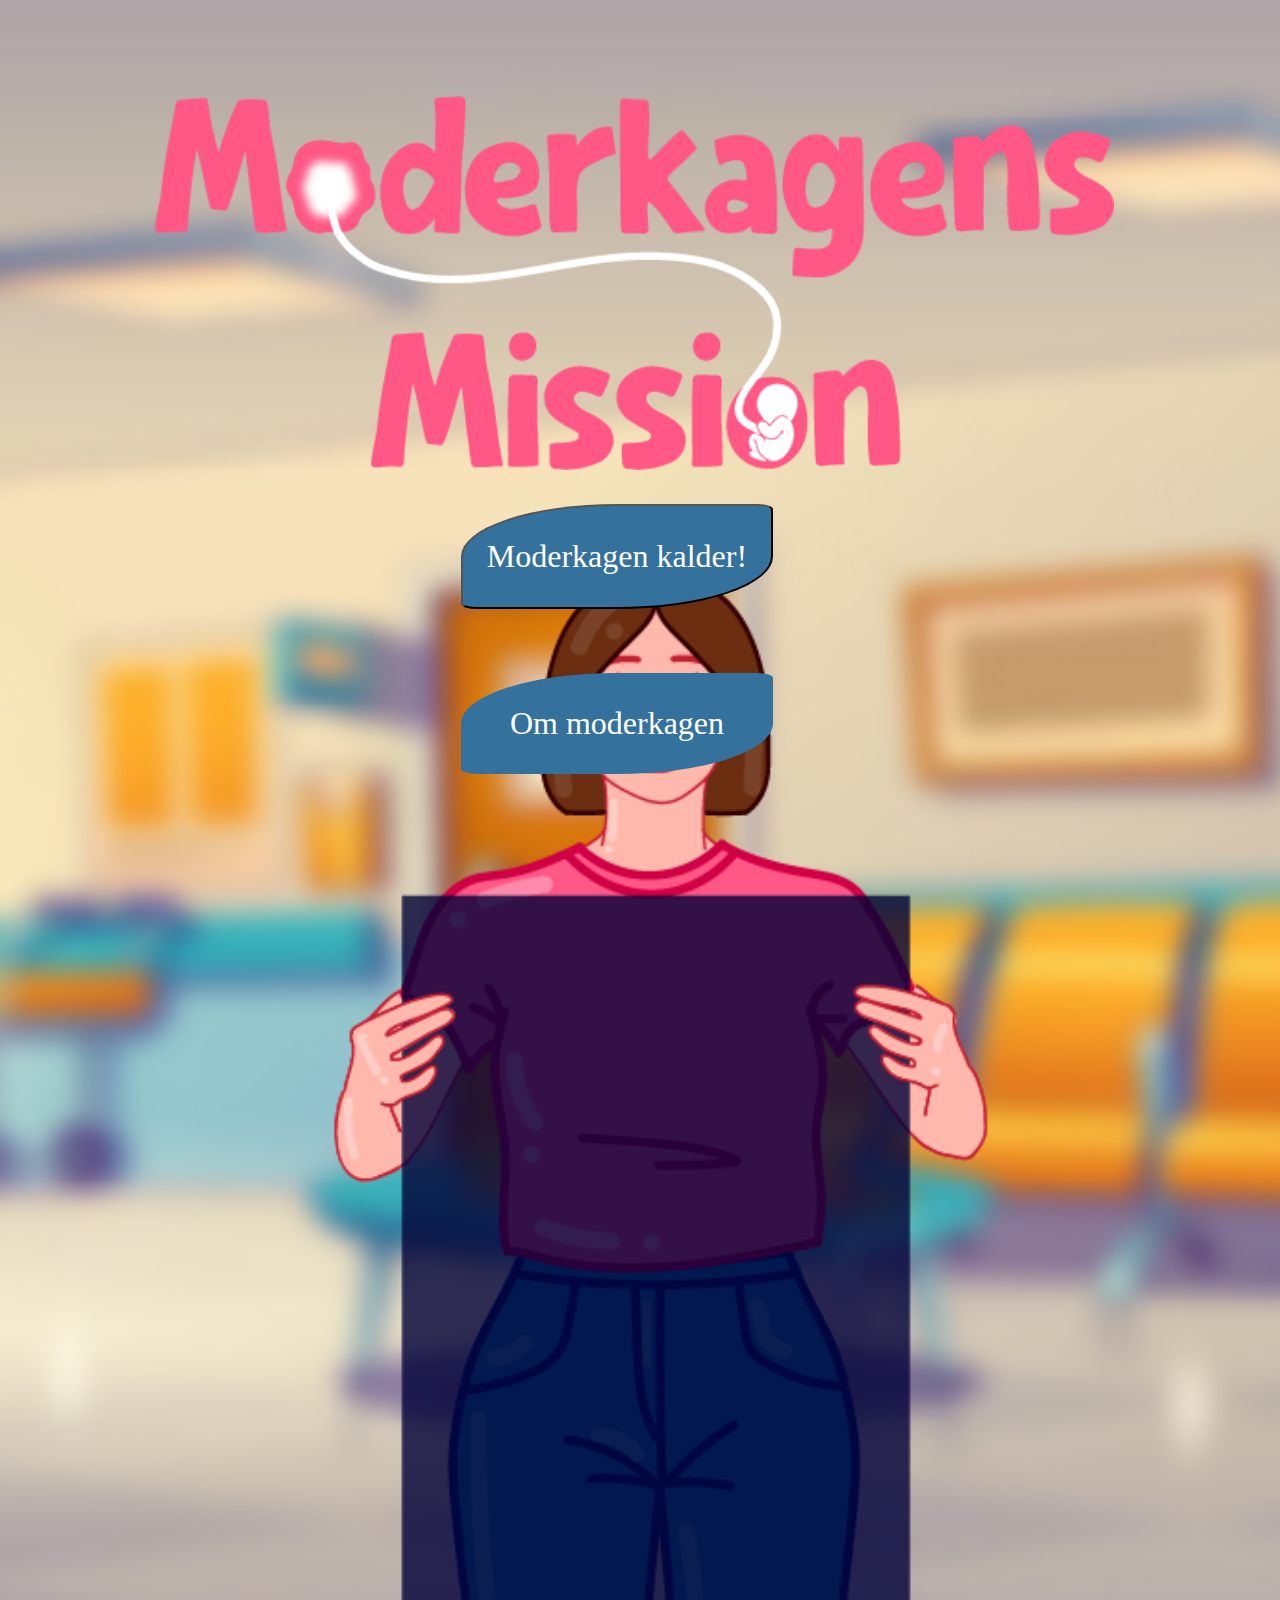
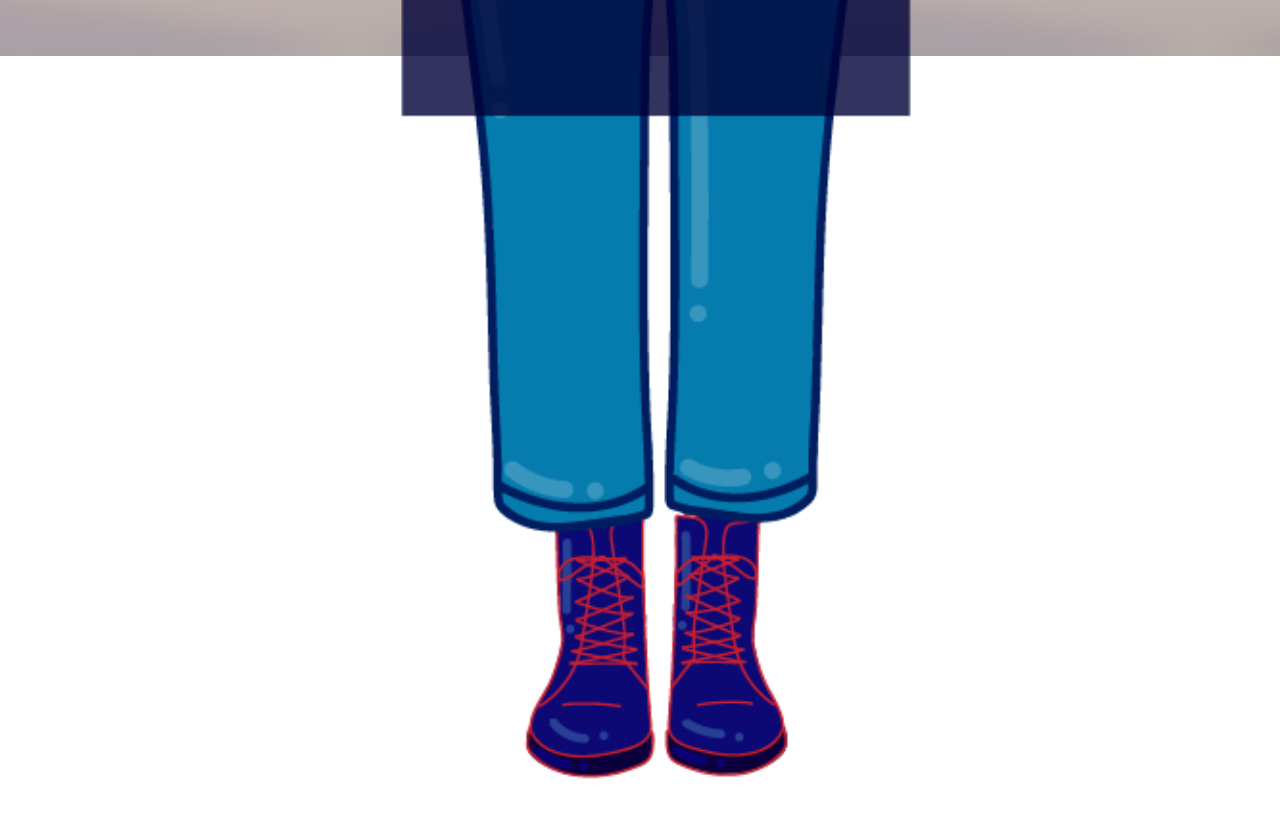
<file: index.html>
<!DOCTYPE html>
<html lang="da">
<head>
    <meta charset="UTF-8">
    <meta name="viewport" content="width=device-width, initial-scale=1.0">
    <title>start-screen</title>
    <link rel="stylesheet" href="css/styles.css">
    <link rel="stylesheet" href="css/forside.css">

</head>
<body>
    <section id="scanner-container">
      <video id="scanner-video" autoplay muted>
        <source src="media/video/fuld-kvinde.webm" type="video/webm">
      </video>
    </section>
    <article id="forside-ui">
    <header>
        <img src="media/img/logo/moderkagens-mission-logo-uden-back.png" alt="Moderkagens mission logo" class="logo">
    </header>
<main>
<figure>
    <img src="media/img/mother/kvinde-forside.png" alt="Mom standing with a scaner" class="mom">
</figure>
<section class="scanner-screen">
    <button class="front-btns" id="action-knap">Moderkagen kalder!</button>
    <a href="infographic.html" class="front-btns">Om moderkagen</a>
</section>
    </article>  

</main> 
<script src="js/scannerVideo.js"></script>
</body> 
</html>

<!-- Dette er en test -->
</file>
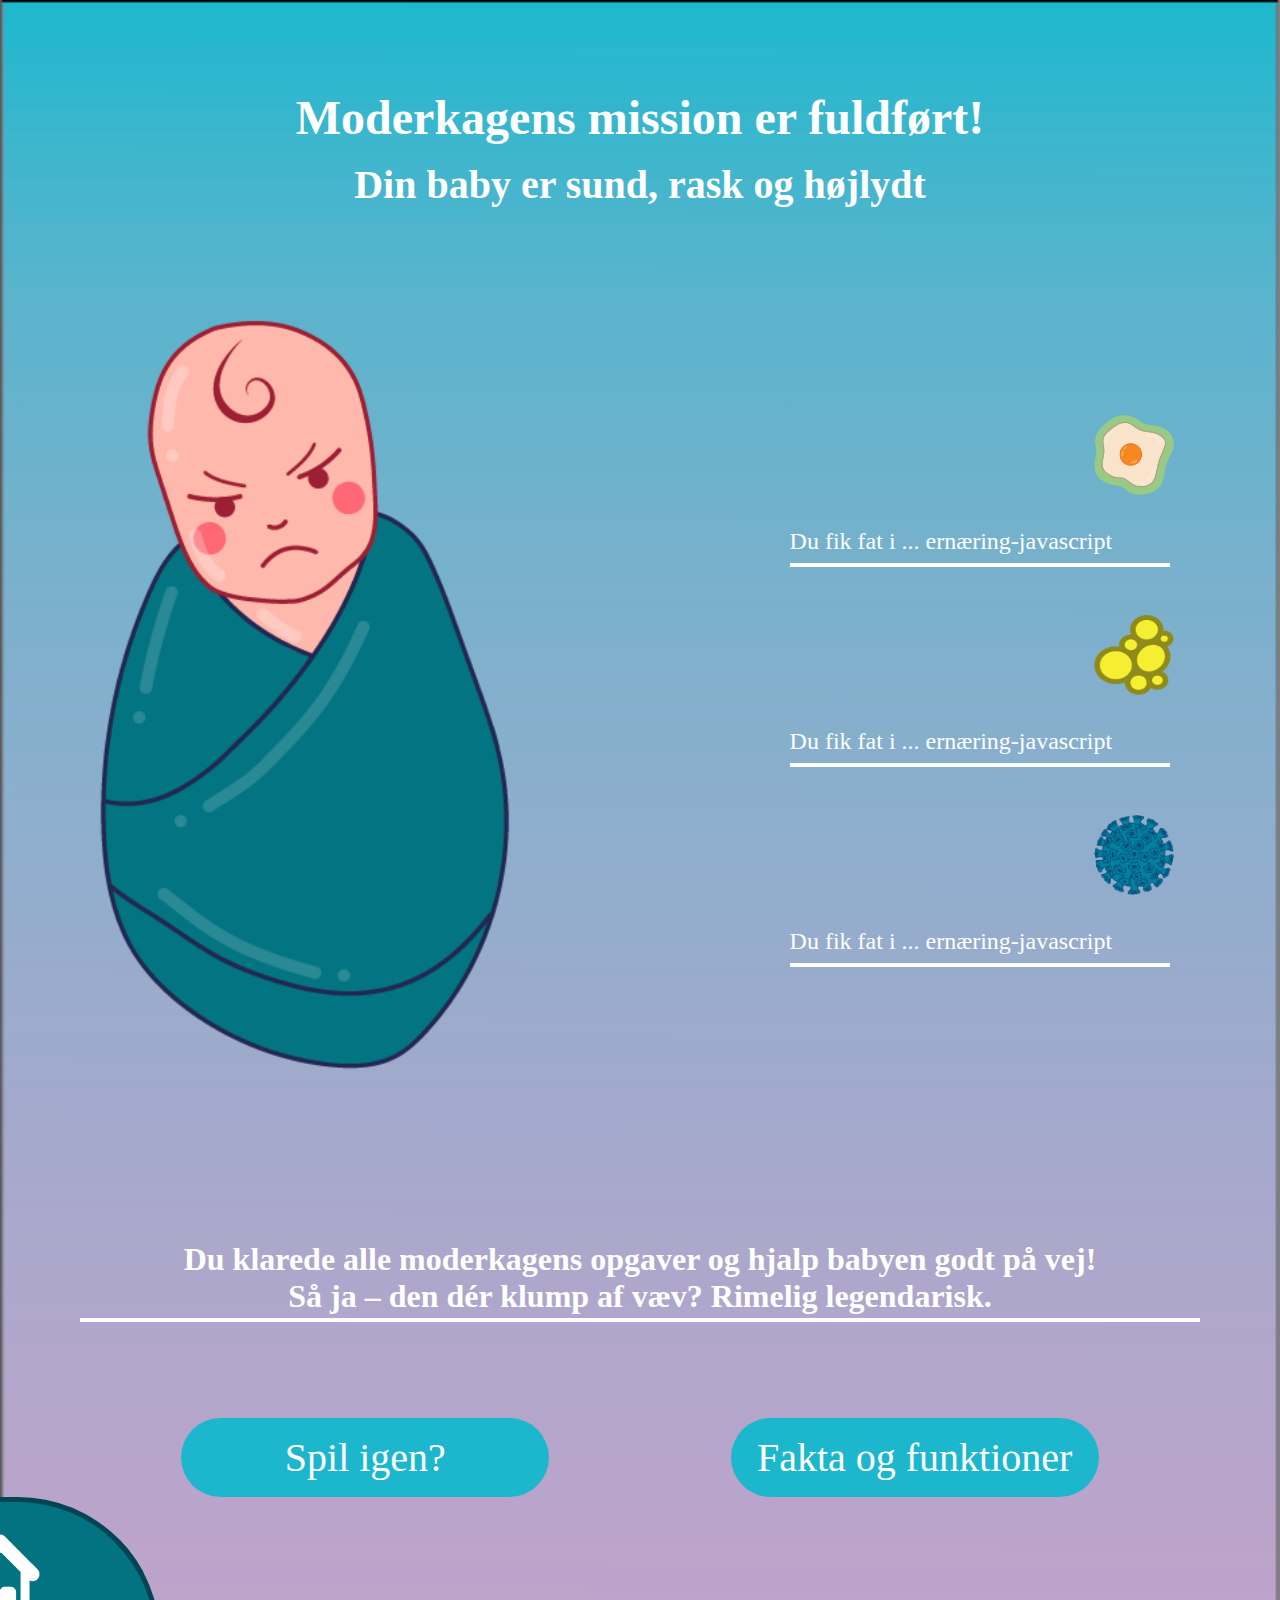
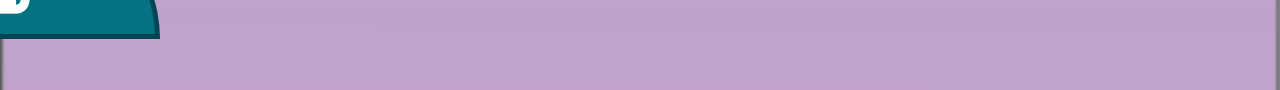
<file: game-end3.html>
<!DOCTYPE html>
<html lang="da">
<head>
    <meta charset="UTF-8">
    <meta name="viewport" content="width=device-width, initial-scale=1.0">
    <title>game-end-bad</title>
    <link rel="stylesheet" href="css/styles.css">
    <link rel="stylesheet" href="css/game-endings.css">
</head>
<body>
    
    <main>   
   
        <div class="background"></div>
        <section class="overskrifter">
            <h1 class="h1">Moderkagens mission er fuldført!</h1>
            <h2 class="konsekvenser">Din baby er sund, rask og højlydt</h2>
        </section>
        

        <article class="baby-scores">

            <section class="baby-face">
                <img src="media/img/baby/baby-angry.png" alt="Glad baby" >
            </section>
            
            <section class="scores">
                <aside class="ernaering resultater">
                    <img src="media/img/knapper/progress-template.png" alt="Progrssions-doughnut" class="prog-doughnuts">
                    <div class="ikon-tekst">
                        <img src="media/img/food-items/fried-egg.png" alt="spejlæg">
                        <p>Du fik fat i ... ernæring-javascript</p>
                        
                    </div>
                </aside>

                <aside class="affaldsstoffer resultater">
                    <img src="media/img/knapper/progress-template.png" alt="Progrssions-doughnut" class="prog-doughnuts">
                    <div class="ikon-tekst">
                        <img src="media/img/affaldsstoffer/waste-yellow.png" alt="pink-affaldsstof">
                        <p>Du fik fat i ... ernæring-javascript</p>
                        
                    </div>
                </aside>
                <aside class="infektion resultater">
                    <img src="media/img/knapper/progress-template.png" alt="Progrssions-doughnut" class="prog-doughnuts">
                    <div class="ikon-tekst">
                        <img src="media/img/virus/papiloma.png" alt="papiloma">
                        <p>Du fik fat i ... ernæring-javascript</p>
                        
                    </div>
                </aside>
    
            </section>
        </article>
     
        <h3>Du klarede alle moderkagens opgaver og hjalp babyen godt på vej! </h3>
        <h3 class="bundtekst"> Så ja – den dér klump af væv? Rimelig legendarisk.</h3>

        <div class="btn-box">
            <a href="game1-food.html" class="btn">Spil igen?</a>
            <a href="infographic.html" class="btn">Fakta og funktioner</a> 
        </div>
        

        <div class="blue-cornors">
            <div class="home-btn">
                <a href="index.html" >
                    <img src="media/img/icons/back-to-home-white.png" alt="Back-2-Home" class="home">
                </a>
            </div>
        </div>   
        
    </main>
    
</body>
</html>
</file>
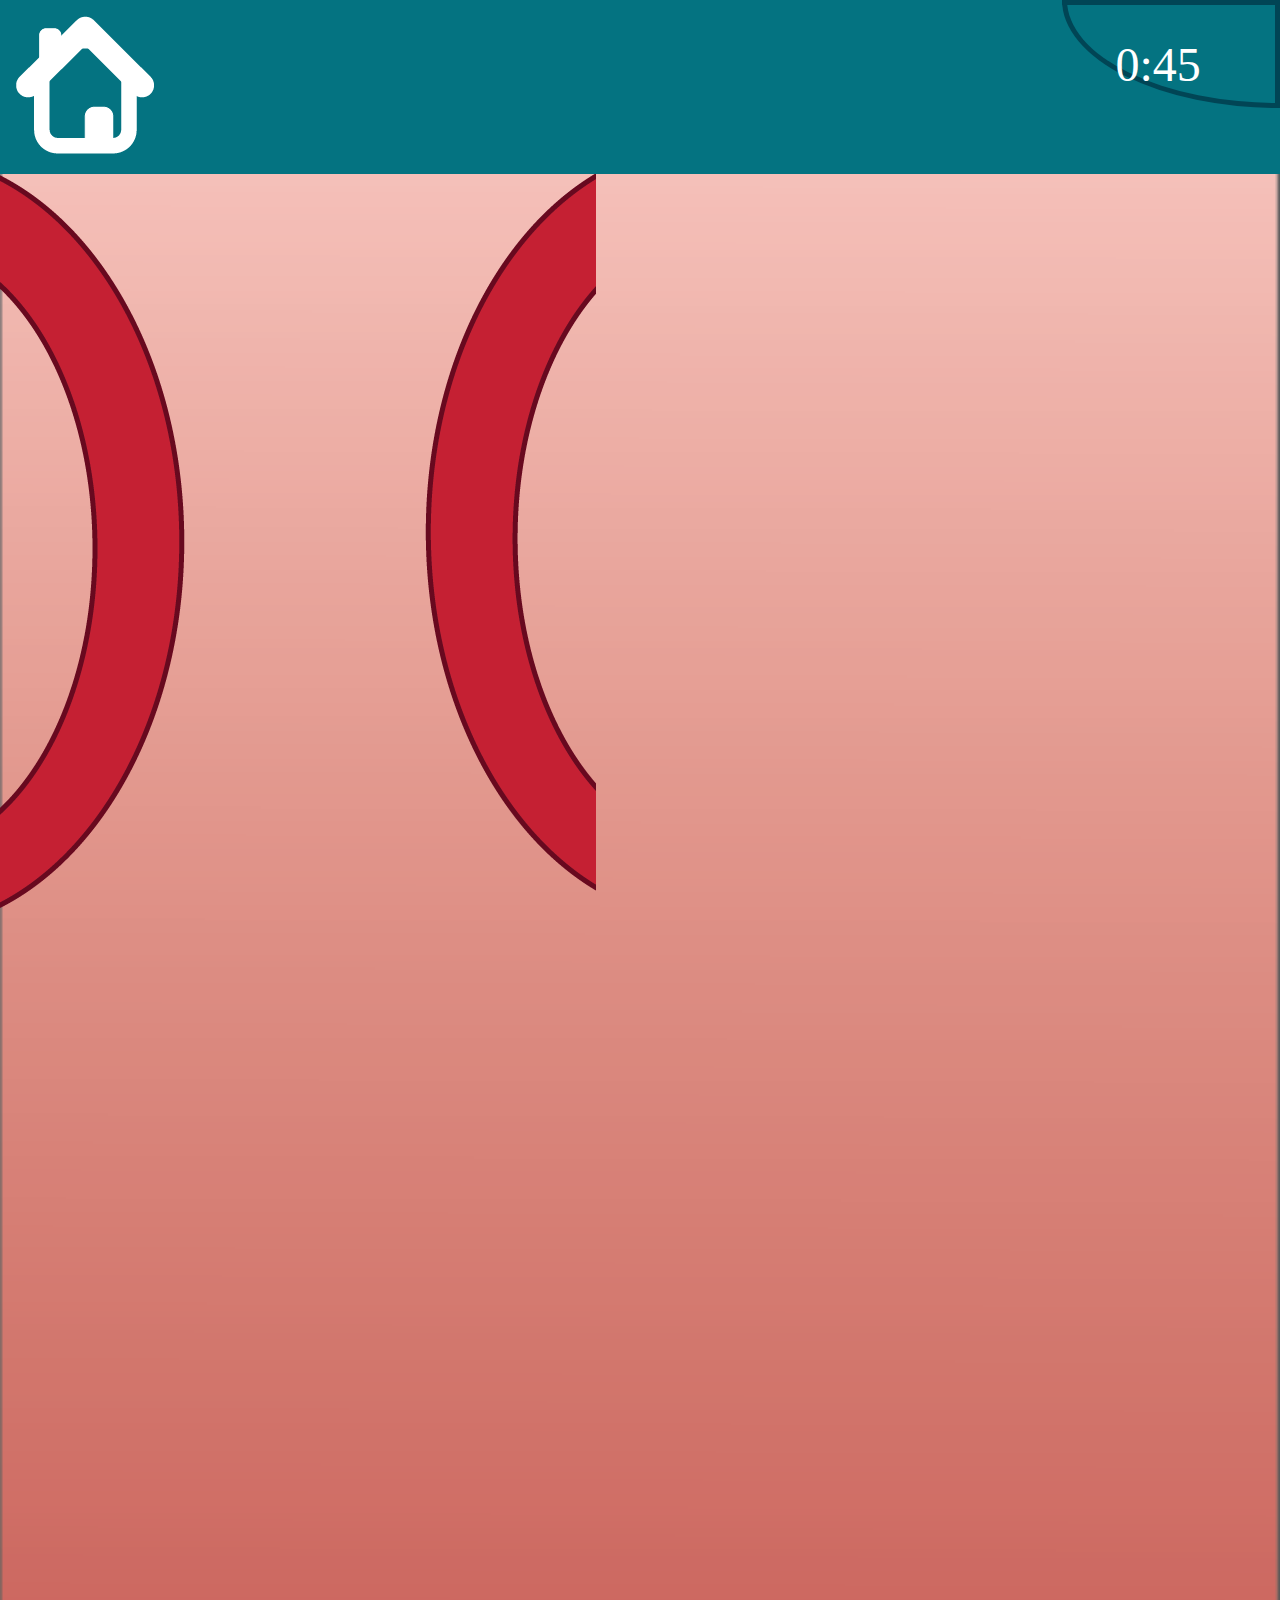
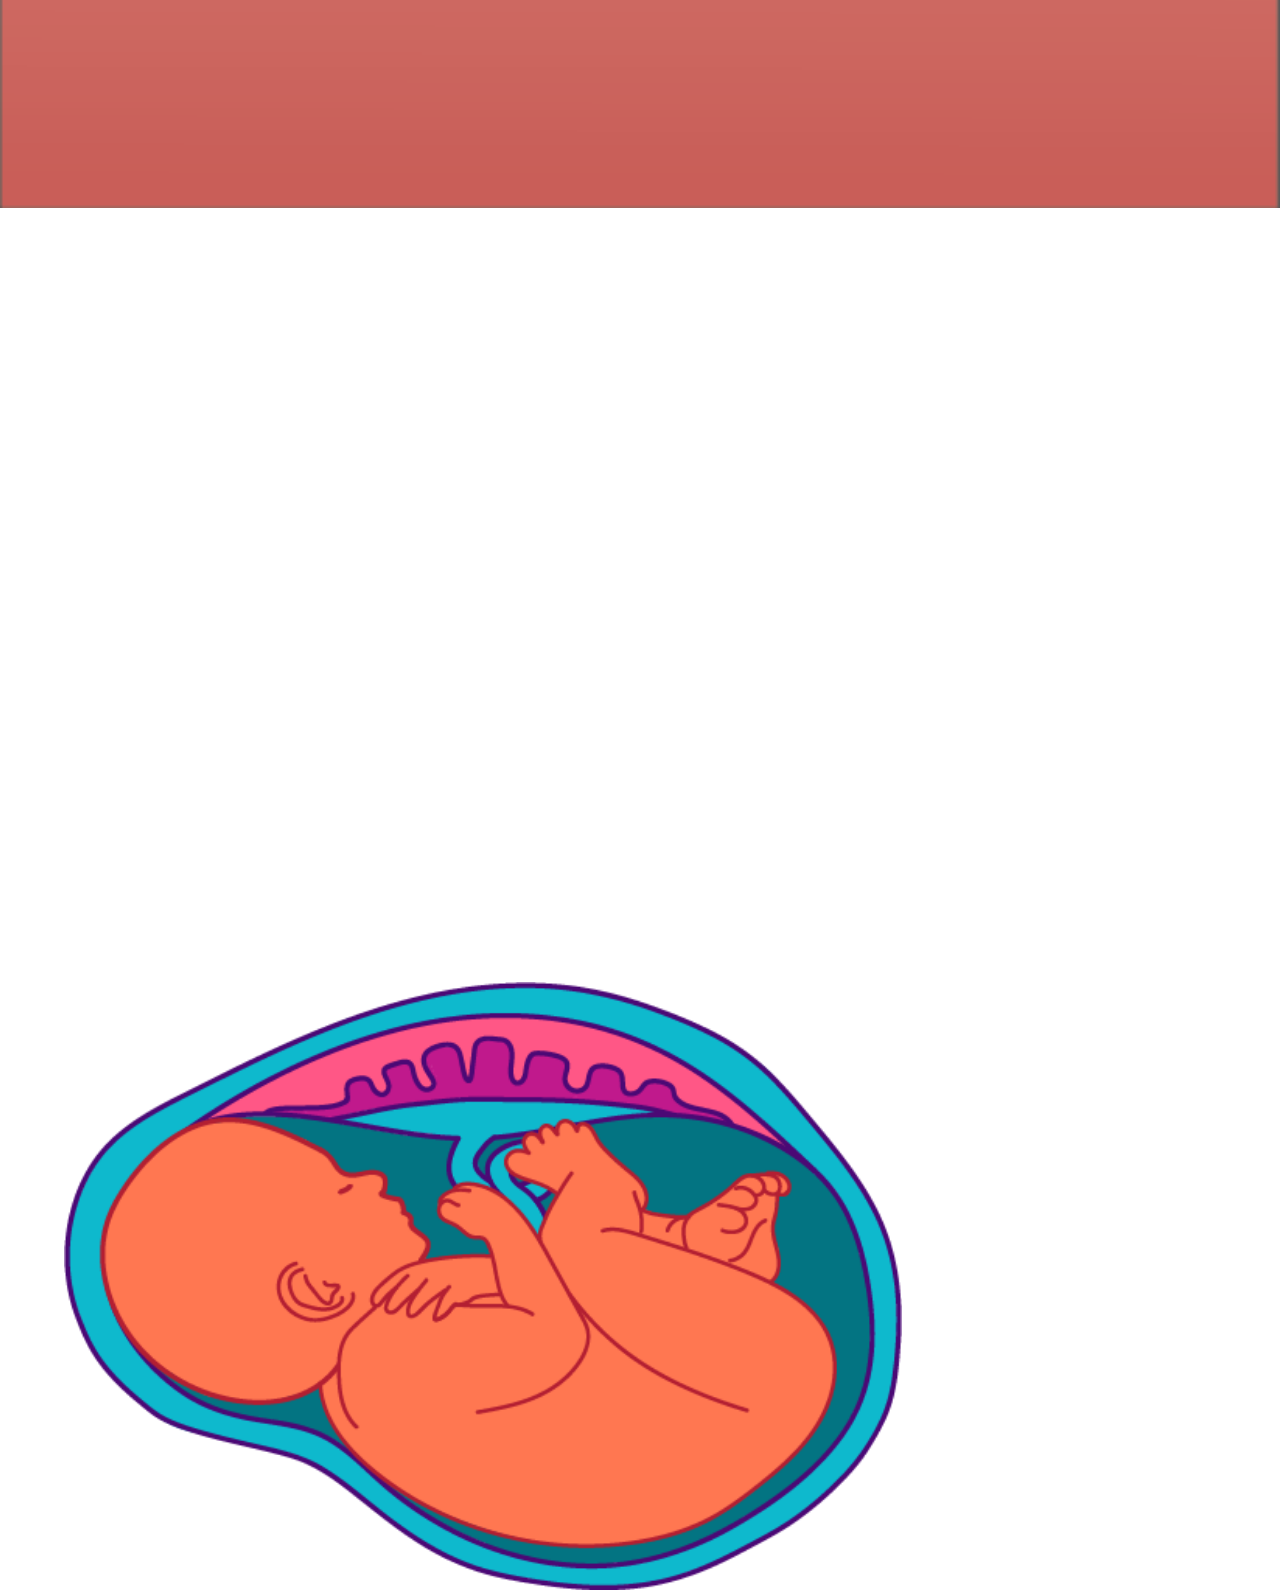
<file: game1-food.html>
<!DOCTYPE html>
<html lang="da">
  <head>
    <meta charset="UTF-8" />
    <meta name="viewport" content="width=device-width, initial-scale=1.0" />
    <title>game-food</title>
    <link rel="stylesheet" href="css/styles.css" />
    <link rel="stylesheet" href="css/in-game.css" />
    <link rel="stylesheet" href="css/game1.css">
  </head>
  <body>
    <!-- <section id="video-container">
      <video id="intro-video" autoplay muted>
        <source src="media/video/Comp 1_2.mp4" type="video/mp4">
      </video>
    </section>  -->
    
    <main id="main-content">
      
      <div class="blue-cornors">
        <div class="home-btn"> 
          <a href="index.html">
            <img
              src="media/img/icons/back-to-home-white.png"
              alt="Back-2-Home"
              class="home"
            />
          </a>
        </div>
        <div class="timer-cornor">
          <p class="timer">0:45</p>
        </div>
      </div> 

      <section class="blodbane-left">
        <!-- Madikoner tilføjes dynamisk med JS -->
      </section>

      <figure>
        <img
          src="media/img/backgrunds/blod-baner-01.png"
          alt="blod-baner"
          class="blod-baner"
        />
      </figure>

      <path id="blodstik" fill="none" stroke="none"
  d="M 40 -50
     C 60 150, 80 300, 100 450
     S 130 800, 160 3000" />

      <!-- <div class="pop-up">
        <div class="pop-up-content">
          <h1>Giv babyen næring - tryk på maden</h1>
          <p>Du er moderkagen – og lige nu har fosteret brug for din hjælp!</p>
          <p>Hold øje med, hvad der kommer igennem venstre blodåre.</p>
          <p>-noget mad er bedre end andet-</p>
          <p class="close">Det er forstået!</p>
        </div>
      </div> -->

      <figure>
        <img
          src="media/img/baby/baby-in-womb-small.png"
          alt="baby in womb"
          class="baby-game"
        />
      </figure>
    </main>
    <script src="js/intro-video.js"></script>
    <script src="js/food-movement.js"></script>
    <!-- <script src="js/timer.js"></script> -->
  </body> 
</html>
</file>
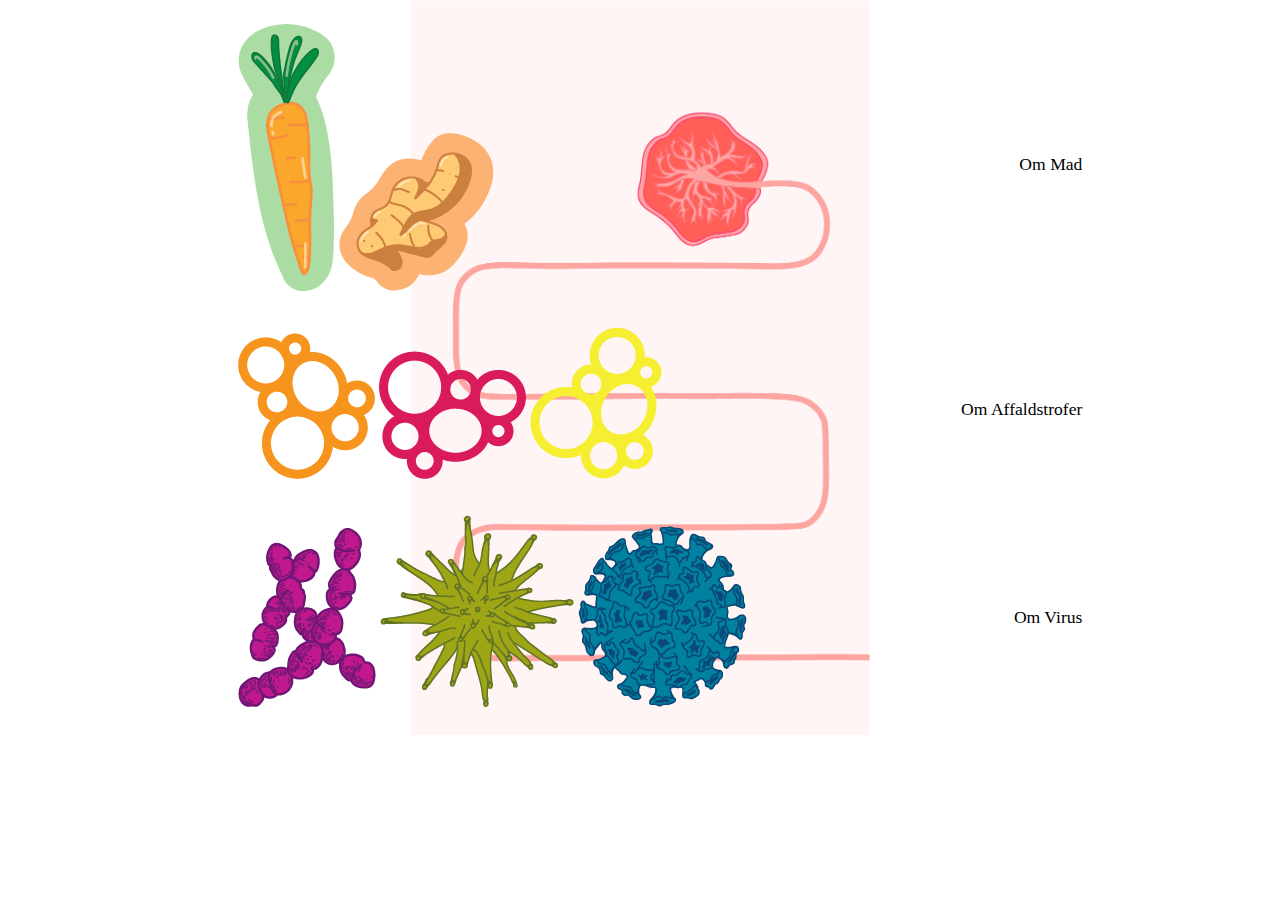
<file: infographic.html>
<!DOCTYPE html>
<html lang="da">
<head>
    <meta charset="UTF-8">
    <meta name="viewport" content="width=device-width, initial-scale=1.0">
    <title>Infographic</title>
    <link rel="stylesheet" href="css/infographic.css">
</head>
<body>
    <header>
        <a href="index.html" class="home-btn">
            <img src="media/img/icons/back-to-home-white.png" alt="Back-2-Home">
        </a>
    </header>
    <main>
        
        <!-- <figure>
            <img src="" alt="moderkage">
        </figure> -->
        <section class="infograph-topics">
            <figure>
                <img src="media/img/food-items/carrot.png" alt="carrot">
                <img src="media/img/food-items/ginger.png" alt="ginger">
            </figure>
            <p>Om Mad</p>
        </section>
        
        <section class="infograph-topics">
            <figure>
                <img src="media/img/affaldsstoffer/affaldstoffer-orange.png" alt="affaldstoffer orange">
                <img src="media/img/affaldsstoffer/affaldstoffer-pink.png" alt="affaldstoffer pink">
                <img src="media/img/affaldsstoffer/affaldstoffer-yellow.png" alt="affaldstoffer yellow">
            </figure>
            <p>Om Affaldstrofer</p>
        </section>

        <section class="infograph-topics">
            <figure>
                <img src="media/img/virus/estreptococo.png" alt="estreptococo">
                <img src="media/img/virus/herpes.png" alt="herpes">
                <img src="media/img/virus/papiloma.png" alt="papiloma">
            </figure>
            <p>Om Virus</p>
        </section>
    </main>
</body>
</html>
</file>
<file: css/styles.css>
* {
    margin: 0;
    padding: 0;
    box-sizing: border-box;
}

.home-btn {
    padding: 1rem;
    background-color: #047381;
    border-color: #014555;
    border-width: 3rem;
    
}
</file>
<file: css/forside.css>
body {
  background-image: url(../media/img/backgrunds/blurry-background-01.jpg);
  background-repeat: no-repeat;
  background-size: cover;
  height: 100vh;
  width: 100vw;
}

.logo {
  margin-left: 12%;
  margin-right: auto;
  margin-top: 6rem;

  width: 75%;
  height: auto;
}

.mom {
  margin: 3% 21%;

  position: absolute;
  display: inline-block;

  width: 60%;
  height: auto;
}

.scanner-screen {
  display: flex;
  flex-direction: column;
  row-gap: 4rem;

  position: absolute;
  z-index: 10;
  top: 56%;
  left: 36%;
}

.front-btns {
  background-color: #34719d;
  padding: 2rem 1.5rem;

  border-radius: 50% 5%;
  text-align: center;
}

a, button {
  font-family: 'SourceCodeVariable'; /* Give your font a name */
  
  font-weight: normal;
  font-style: normal;
  text-decoration: none;
  color: white;
  font-size: 2rem;
}



#scanner-container {
      position: fixed;
      top: 0; left: 0;
      width: 100vw;
      height: 100vh;
      background: black;
      display: none;
      justify-content: center;
      align-items: center;
      z-index: 10;
    }

    #scanner-container video {
      width: 100%;
      height: 100%;
      object-fit: cover;
    }
</file>
<file: css/game-endings.css>
body {
    background-image:url(../media/img/backgrunds/background-end-game.png);
    background-repeat: no-repeat;
    background-size: cover;
    color: #fff;
    min-height:1600px;
}

.overskrifter{
    margin: 10vh 0 5vh 0;
    display: flex;
    flex-direction: column;
    align-items: center;
}

h1 {
    font-size: 3rem;
    margin-bottom: 1rem;
}

h2 {
    font-size: 2.5rem;
    margin-bottom: 5%;
}

p {
    font-size: 1.5rem;
}

.home {
    height: 5em; 
    width: auto;
    margin: 1rem 0 0 0;
 }

 .home-btn {
    width: 25%;
    height: 8%;
    background-color: #047381;
    border: 5px solid #014555;
    border-radius: 300PX 300PX 0 0 ;
    /* box-shadow: 10px 10px 5px #rgba(0, 0, 0, 0.6); */
    bottom: 0;
    left: 50%;
    transform: translateX(-50%);

    display: flex;
    justify-content: center;
    align-items: center;
}
 
 .blue-cornors {
     display: flex;
     justify-content: space-between;
 }

.baby-scores{
    display: flex;
    margin-bottom: 10rem; 
    justify-content: space-around;
    align-items: center;
}

.baby-face {
width: 33vw;
/* height: auto;
object-fit: none; */
}

.baby-face img {    
    /* padding-left: 20%; */
    width: 100%;
    height: auto;
    margin-left: 2rem;
}

.scores{
    display: flex;
    flex-direction: column;
    row-gap: 1rem;
}
/* .resultater img{
    width: 20%;
} */

.prog-doughnuts{
    opacity: 0;
border-right: solid #fff 0.3em;
margin-right: 1rem; 
height: 10rem;
width: auto;
}

.resultater{
    display: flex;
    flex-direction: row;
    padding-bottom: 1.5rem;
    width: 35rem; 
    margin-right: 3rem;
}

.ikon-tekst{
    border-bottom: solid #fff 0.3rem;
    display: flex;
    flex-direction: column;
    row-gap: 1rem ;
    justify-content: space-between;
    padding-bottom: 0.5rem;
    width: 30rem;
}

.ikon-tekst img{
   position: relative;
    left: 80%;
    height: 5rem;
    width: 5rem;
    margin-top: 0.5rem;
}

.bundtekst{
    text-align: center;
    margin: 0 5rem 3rem 5rem;
    border-bottom: solid #fff 0.3rem;
    padding-bottom: 3px;
    margin-bottom: 6rem;
}


h3 {
    text-align: center;
    font-size: 2rem;
}
   

.videre-knap{
    position: relative;
    left: 80%;
}

.videre-knap img{
    width: 10%;
    margin-bottom: 2rem;
}

.btn-box {
    display: flex;
    flex-direction: row;
    justify-content: space-evenly;
}

.btn {
    text-decoration: none;
    color: white;
    font-size: 2.5rem;
    background-color: #1cb7cd;
    width: 23rem;
    padding: 1rem;
    text-align: center;
    border-radius: 50px;
}

/* figure{
    position: fixed;
    left: 50%;
    display: flex;
    flex-direction: column;


} */




.progress-container {
    position: fixed;
  display: flex;
  flex-direction: column;
  gap: 4.75rem;
  justify-content: center;
  align-items: center;
  margin-top: 2rem;
  left: 38%;
    top: 24%;
}

.circle-progress {
  width: 8rem;
  height: 8rem;
  text-align: center;
  font-family: sans-serif;
}

svg {
  width: 100%;
  height: 100%;
  
}

.bg {
  fill: none;
  stroke: #eee;
  stroke-width: 3;
}

.progress {
  fill: none;
  stroke: #dd7ac8; /* grøn – skift for "bad"/"waste" */
  stroke-width: 3;
  stroke-dasharray: 100; /*før 0, 100*/
  stroke-dashoffset: 100; /*før 25*/
  stroke-linecap: round;
  transition: stroke-dasharray 0.5s ease;
}

.percentage {
  fill: #ffffff;
  font-size: 0.5rem;
  text-anchor: middle;
  dominant-baseline: middle;
}
</file>
<file: css/in-game.css>
body {
    background-image:url(../media/img/backgrunds/baggrund-spil-01.png);
    background-repeat: no-repeat;
    background-size: cover;
    max-height: 100vh;
    max-width: 100vw;
}

.timer-cornor {
    width: 17%;
    height: 12%;
    background-color: #047381;
    border: 5px solid #014555;
    border-radius: 0 0 0 150% ;
    /* box-shadow: 10px 10px 5px #rgba(0, 0, 0, 0.6); */

    position: absolute;
    z-index: 1110;
    top: 0;
    right: 0;  
}
 
.timer {
    height: 2.36em; 
    width: auto;
    margin: 2rem 3rem; 
    
    color: white;
    font-size: 3rem;
}

.baby-game {
    margin-left: 5%;
    margin-right: auto;
    margin-top: 122%;
    height: 38rem;
    width: auto;
}

.video-container {
            position: fixed;
            top: 0;
            left: 0;
            width: 100%;
            height: 100%;
            z-index: 999;
            background-color: #000;
            display: flex;
            justify-content: center;
            align-items: center;
        }
        
        .video {
            width: 100%;
            height: 100%;
            object-fit: cover; /* This ensures the video covers the entire viewport */
        }
        
        .main-content {
            display: none; /* Hidden initially, will be shown after video ends */
        }
</file>
<file: css/game1.css>
/* Stage 1 spil interaktive del   */
  .blodbane-left {
    position: absolute;
    top: 0;
    left: 50px;
    width: 120px; /* juster så det passer over blodbanen */
    height: 100%;
    overflow: hidden;
    pointer-events: none; /* så den ikke blokerer klik på resten af siden */
  }

  .food-icon {
    position: absolute;
    width: 150px;
    pointer-events: auto; /* så de kan klikkes på */
    animation: curveDown 3s linear forwards;
    z-index: 1000;
    
  }

  @keyframes curveDown {
    0% {
      transform: translate(0px, -50px);
      opacity: 1;
    }
    25% {
      transform: translate(10px, 150px);
    }
    50% {
      transform: translate(25px, 300px);
    }
    75% {
      transform: translate(40px, 450px);
    }
    100% {
      transform: translate(55px, 650px);
      opacity: 1;
    }
  }
</file>
<file: css/infographic.css>
body {
  background-image: url(../media/img/backgrunds/background-placenta.png);
  background-repeat: no-repeat;
  background-size: contain;
  background-position: center top;
  top: 0;
}

p {
  font-size: 1.1rem;
  margin-bottom: 0.5rem;
}

.spil-btn {
  font-size: 2.5rem;
  background-color: #fda5a1;
  border: 5px solid #ff737d;
  width: 13rem;
  padding: 1rem;
  text-align: center;
  border-radius: 50px;

  position: absolute;
  right: 3rem;
  bottom: 7rem;
}

.home-btn {
  position: absolute;
  z-index: 10;
  top: 0;
}

.infographic-content {
  display: flex;
  flex-direction: column;
  
}

.infograph-topics {
  display: flex;
  justify-content: space-between;
  align-items: center;
  padding-left: 15%;
  padding-right: 15%;
  column-gap: 100px;
}

.moderkage {
  max-width: 70%;
  margin-top: 30%;
}

.food {
  margin-top: 8%;
}

.waste {
  margin-top: 4%;
}

.virus {
  margin-top: 3%;
}

.img-food,
.img-waste,
.img-virus {
  pointer-events: auto;
  animation: upDown 2.5s ease-in-out infinite;
  z-index: 1100;
  animation: fadeIn 1.5s ease forwards, upDown 2.5s ease-in-out infinite;
}

.waste-icon {
  position: absolute;
  width: 90px;
  pointer-events: auto;
  animation: upDown 2.5s ease-in-out infinite;
  z-index: 1100;
  animation: fadeIn 1.5s ease forwards, upDown 2.5s ease-in-out infinite;
}

@keyframes upDown {
  0% {
    transform: translateY(0);
  }
  50% {
    transform: translateY(-10px);
  }
  100% {
    transform: translateY(0);
  }
}

@keyframes fadeIn {
  from {
    opacity: 0;
  }
  to {
    opacity: 1;
  }
}

@keyframes slideOut {
  0% {
    transform: translateY(0);
    opacity: 1;
  }

  25% {
    transform: translate(-40px, -250px);
    opacity: 1;
  }

  50% {
    transform: translate(-100px, -500px); /* Curve toward center-left */
    opacity: 1;
  }

  75% {
    transform: translate(-70px, -750px);
    opacity: 1;
  }
  90% {
    transform: translate(-50px, -850px);
    opacity: 1;
  }

  100% {
    transform: translate(
      200px,
      -1200px
    ); /* Nedad – eller brug fx translateX(800px) for mod højre */
    opacity: 1;
  }
}
</file>
